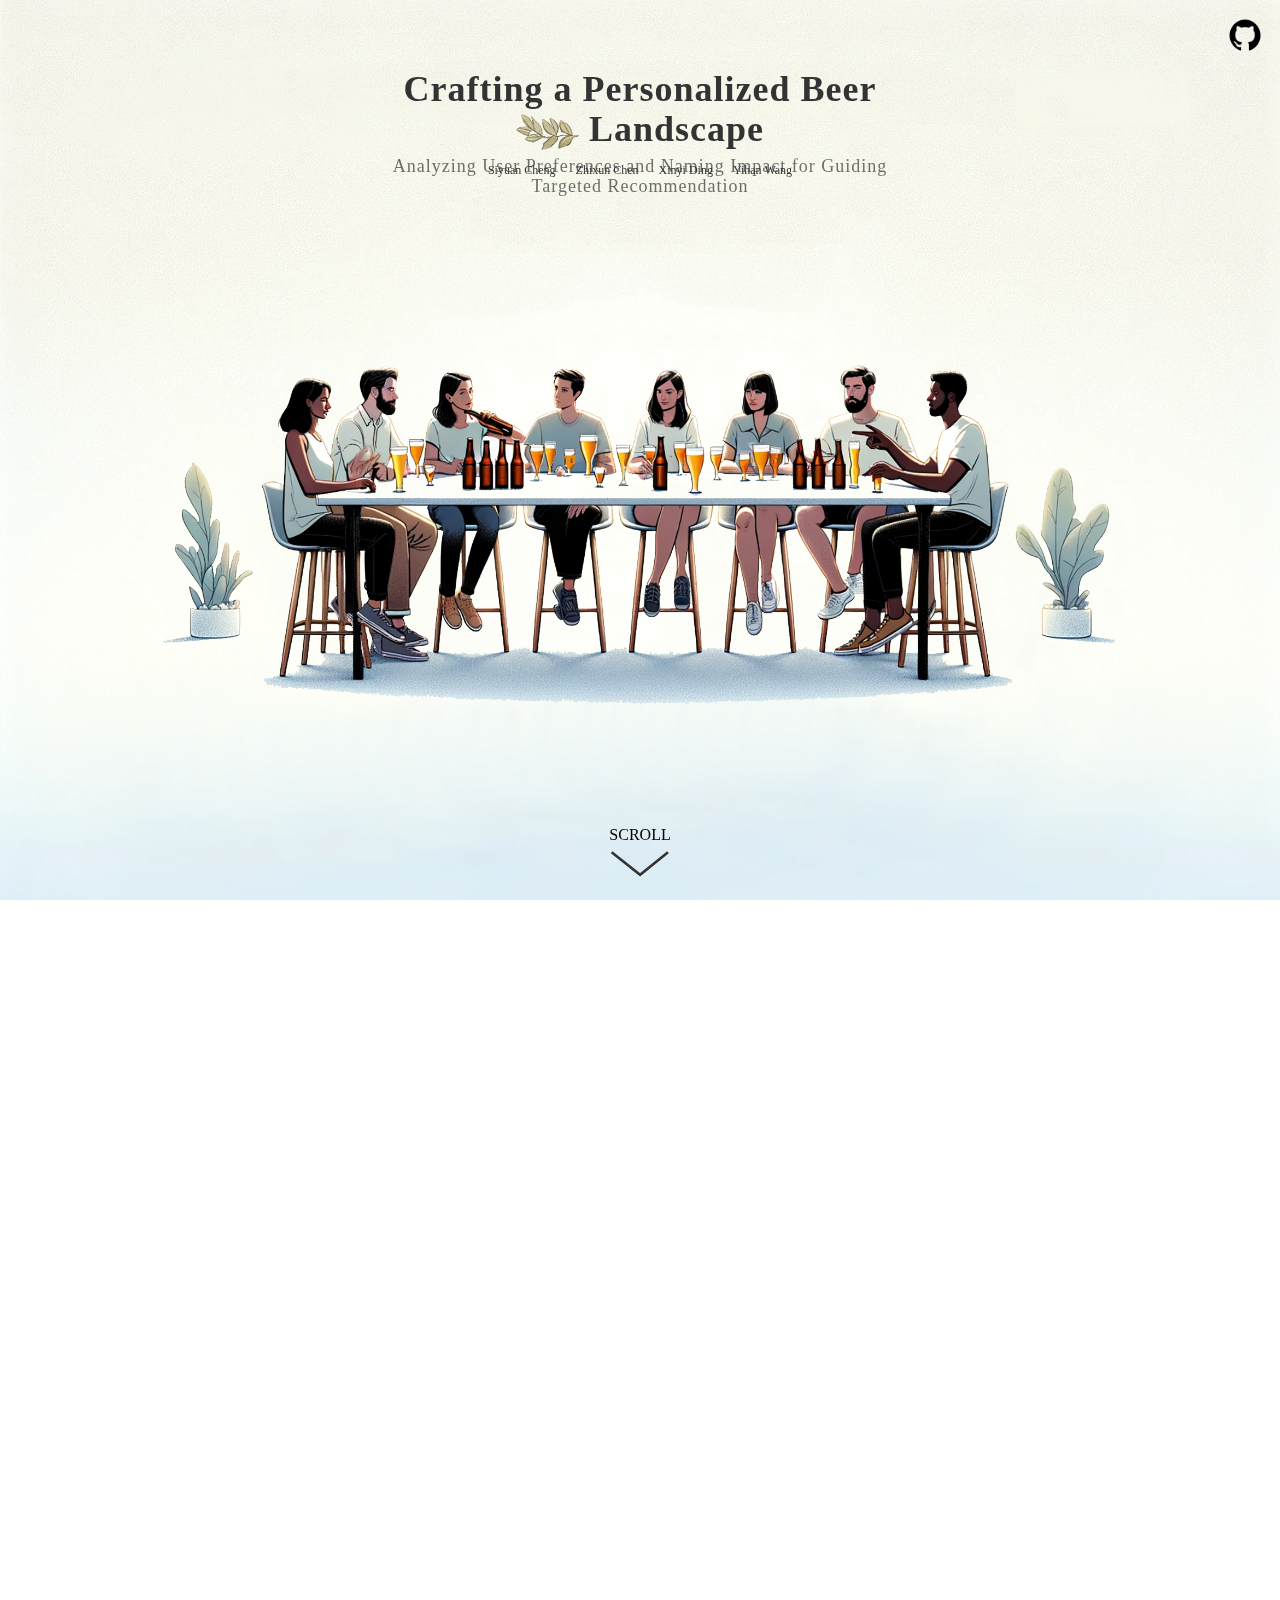
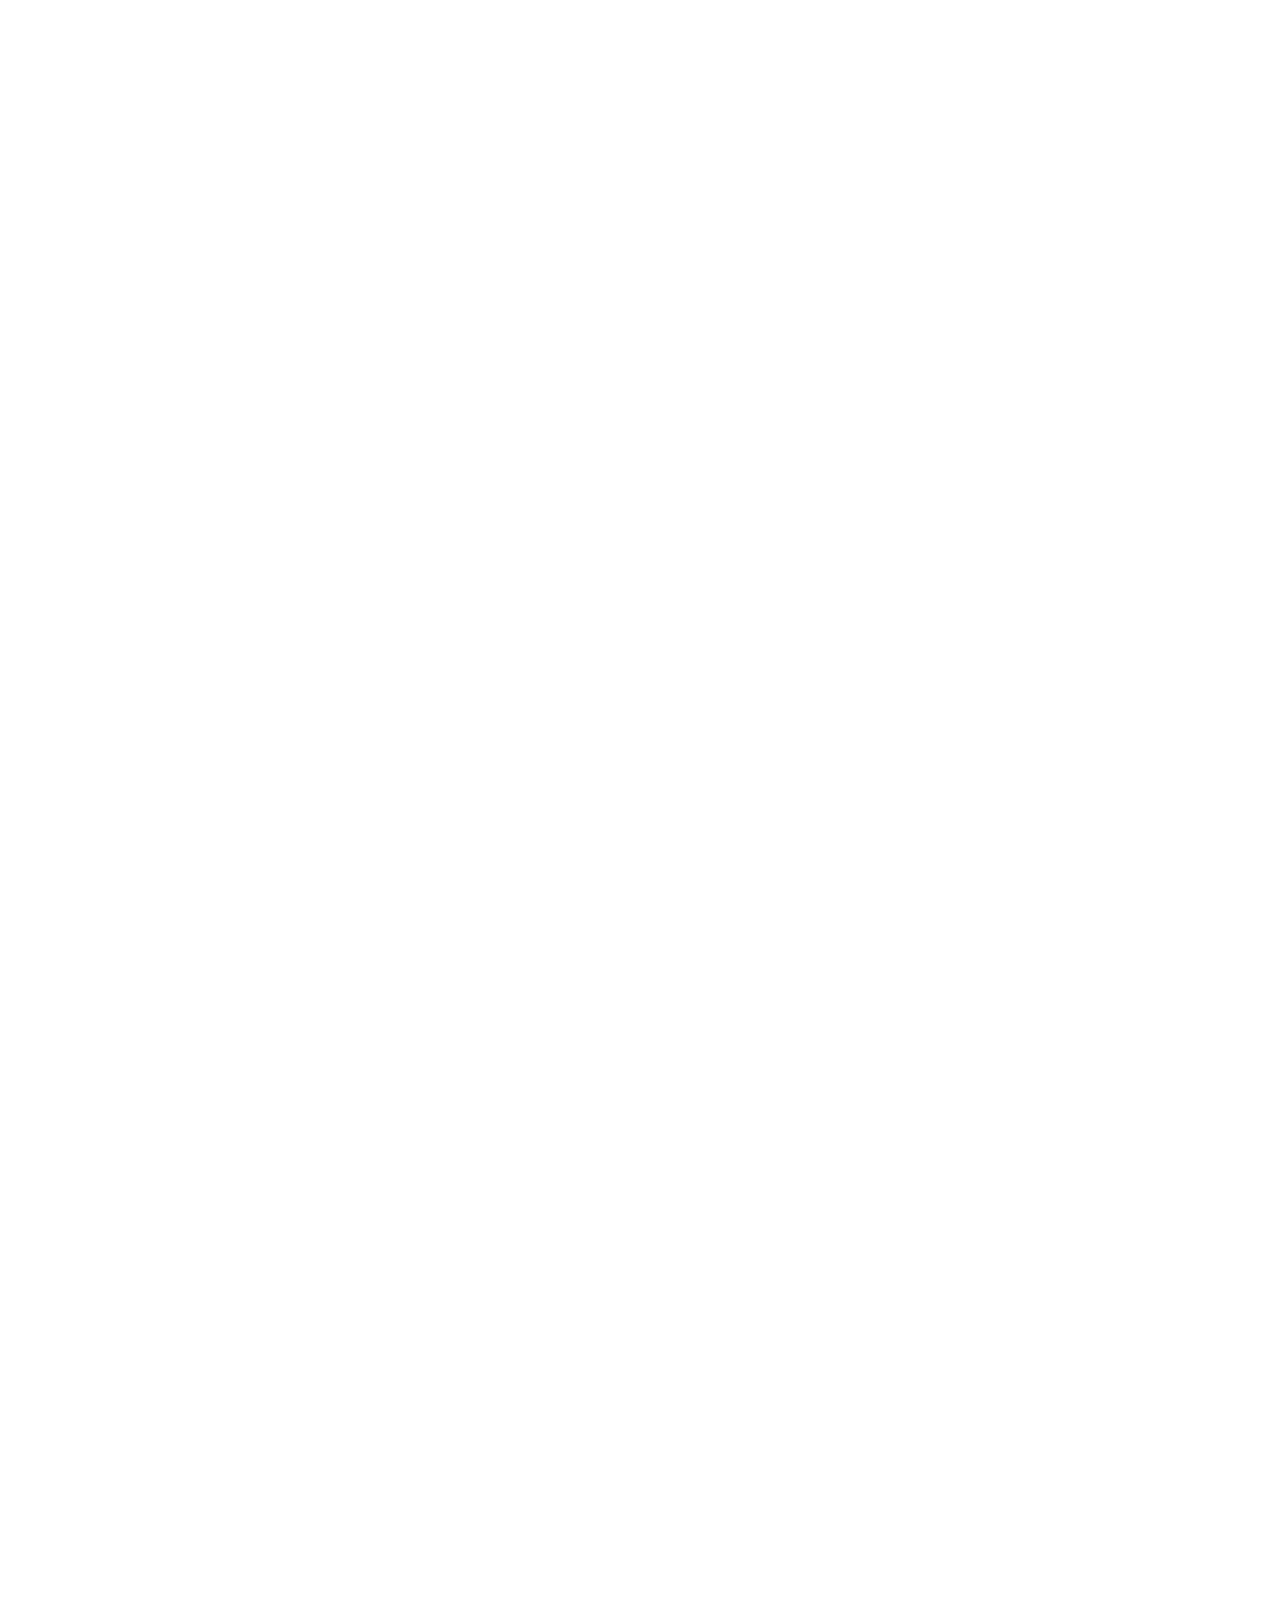
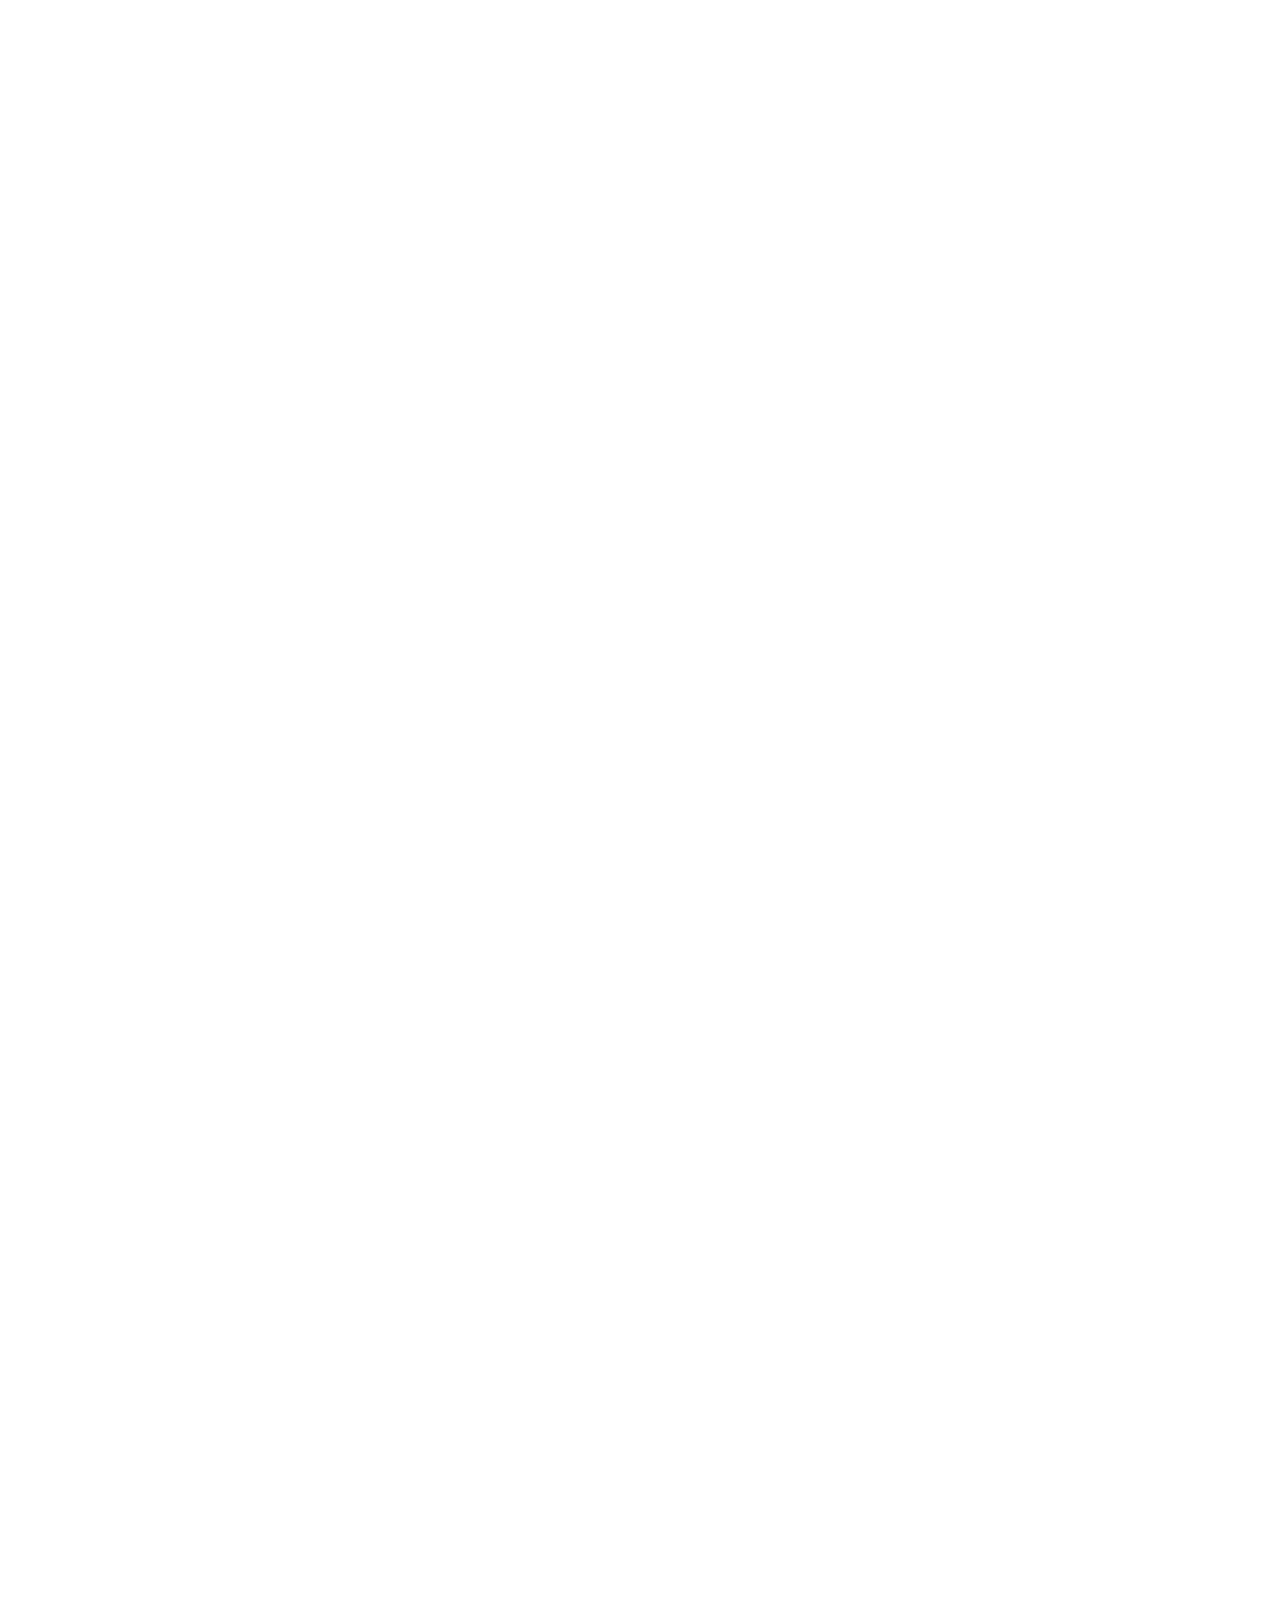
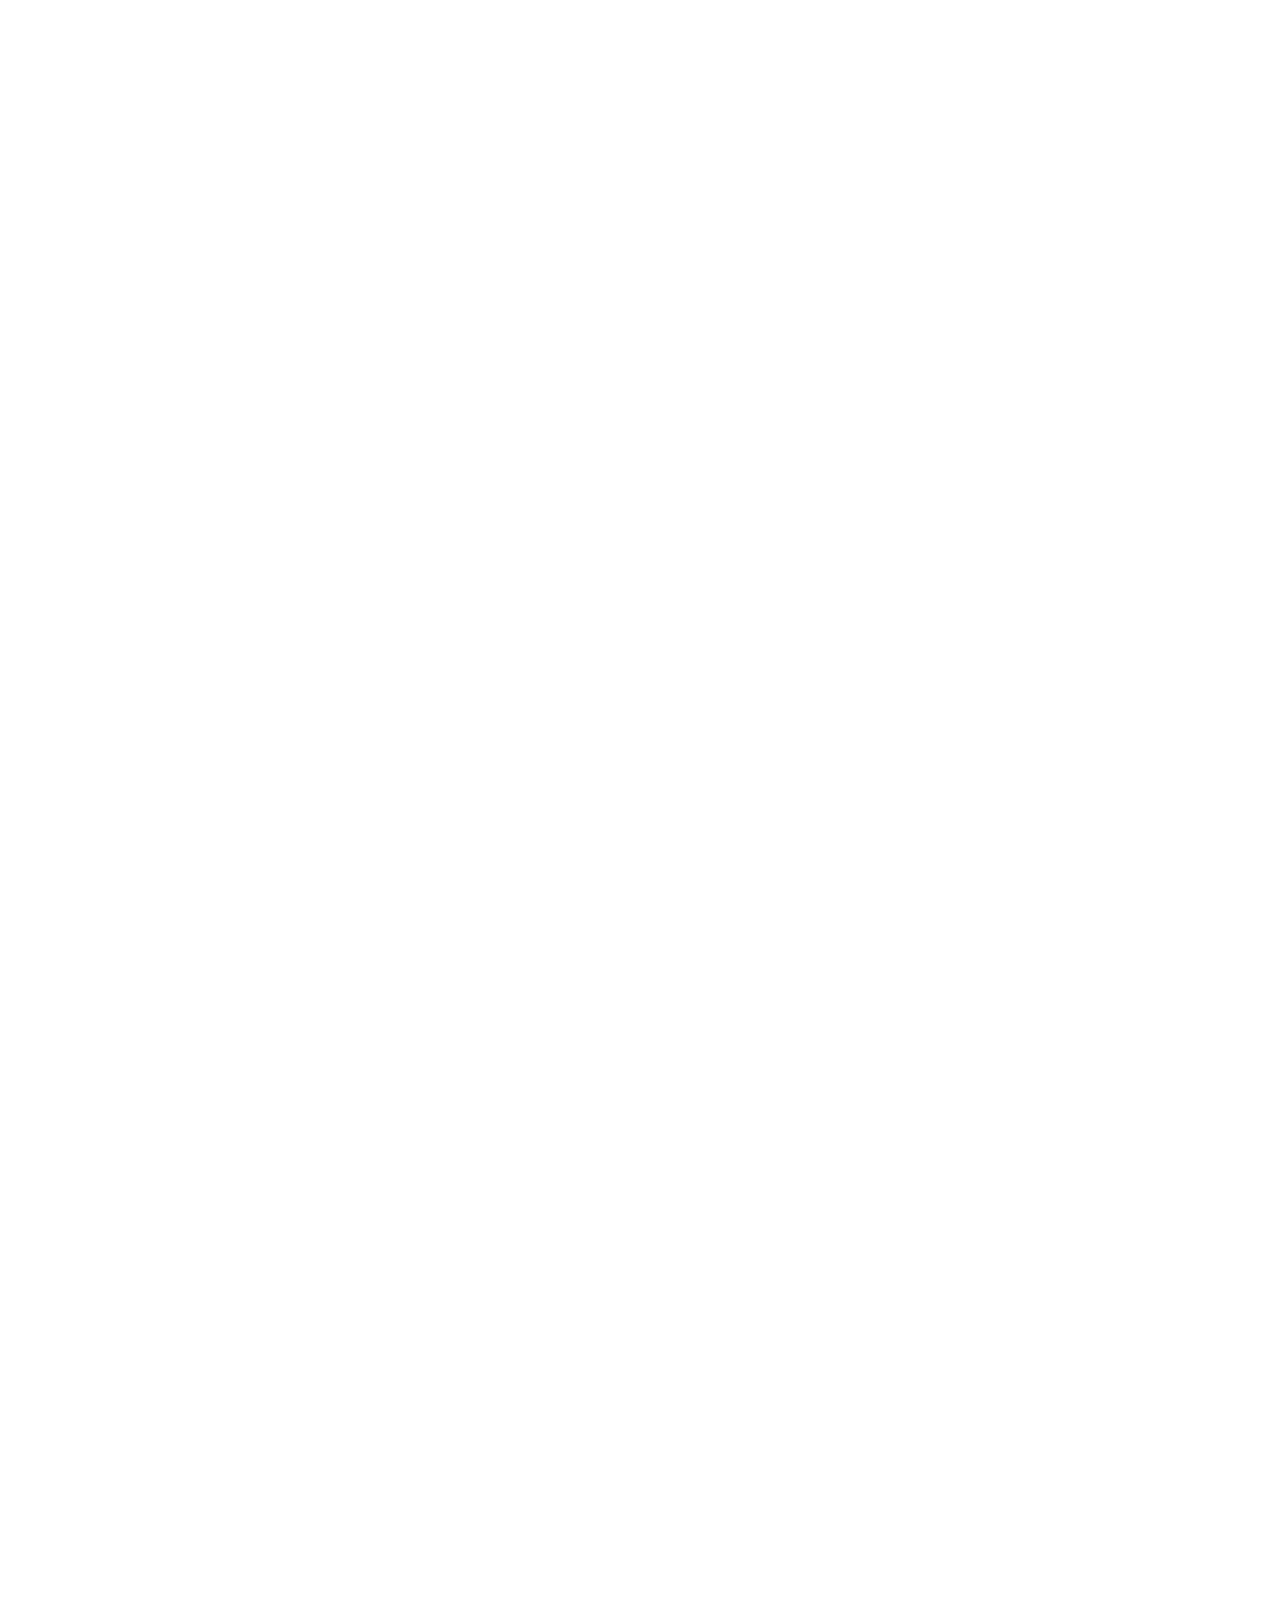
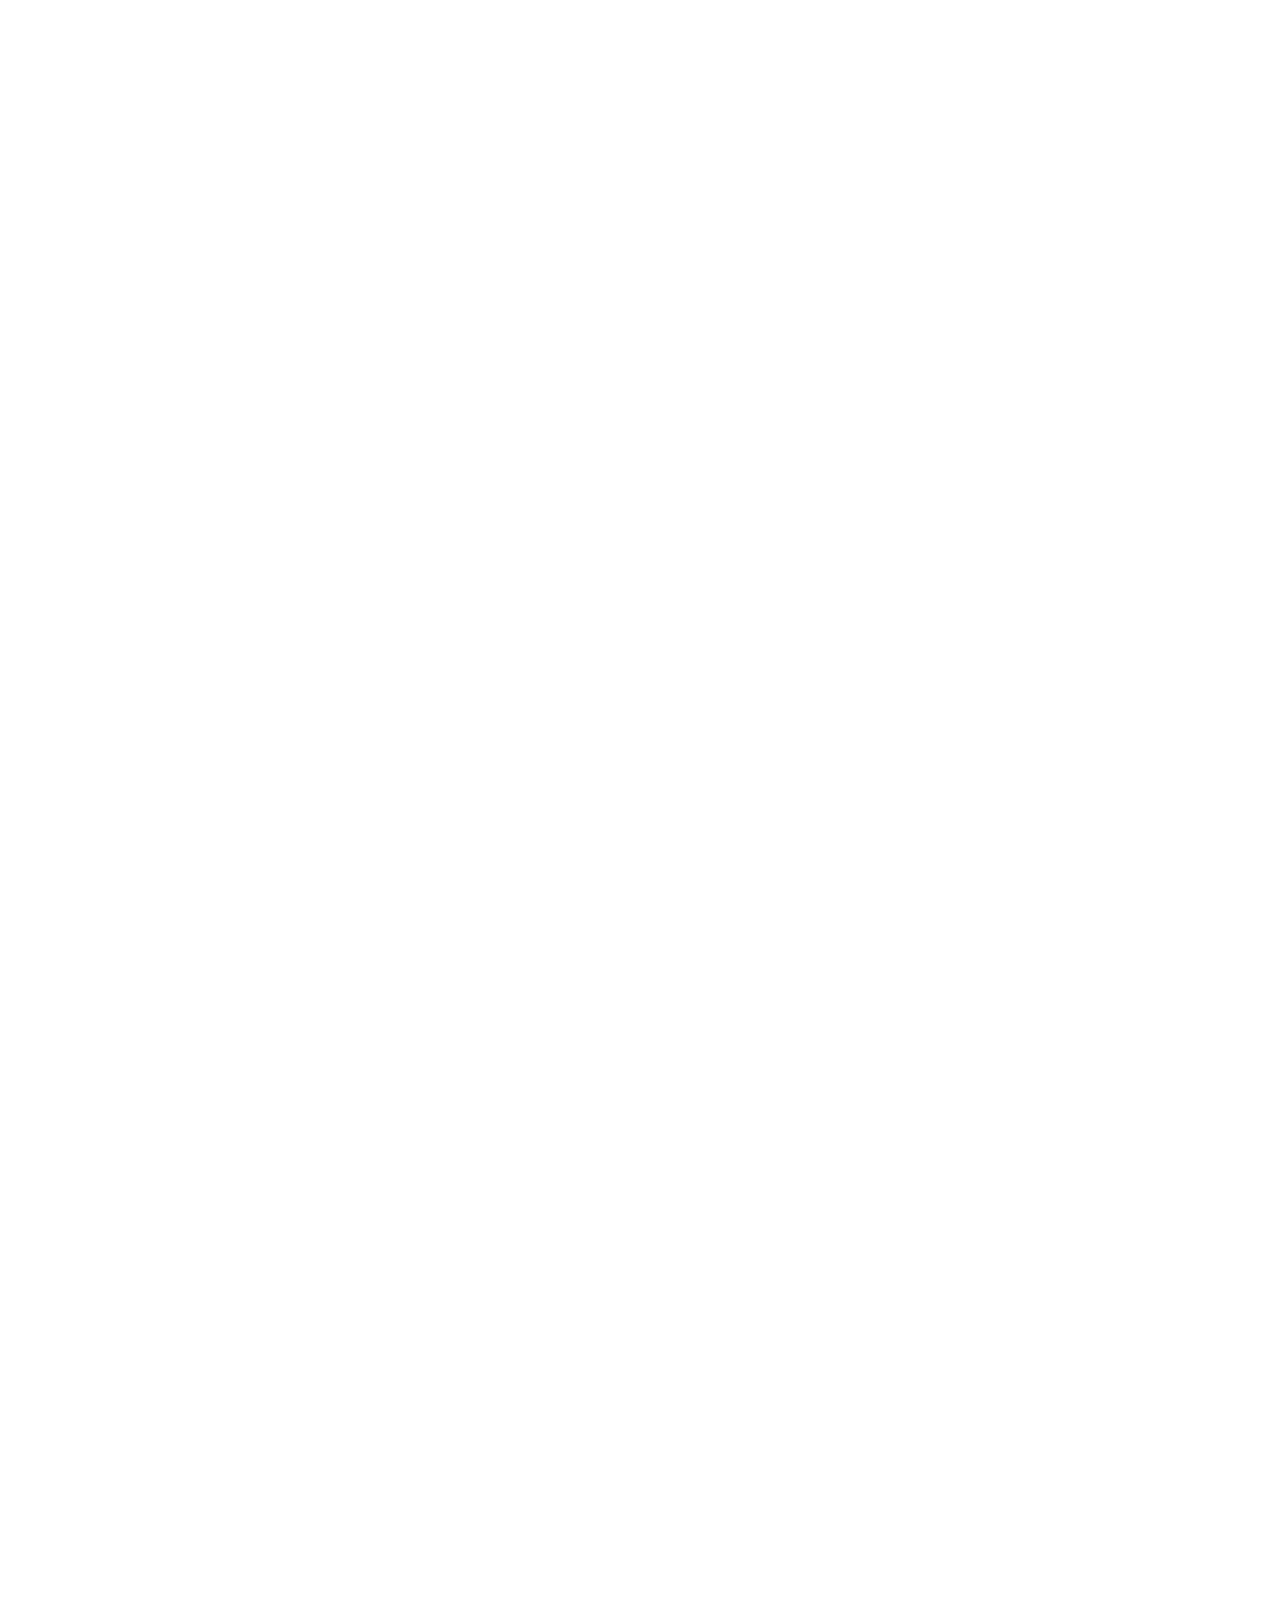
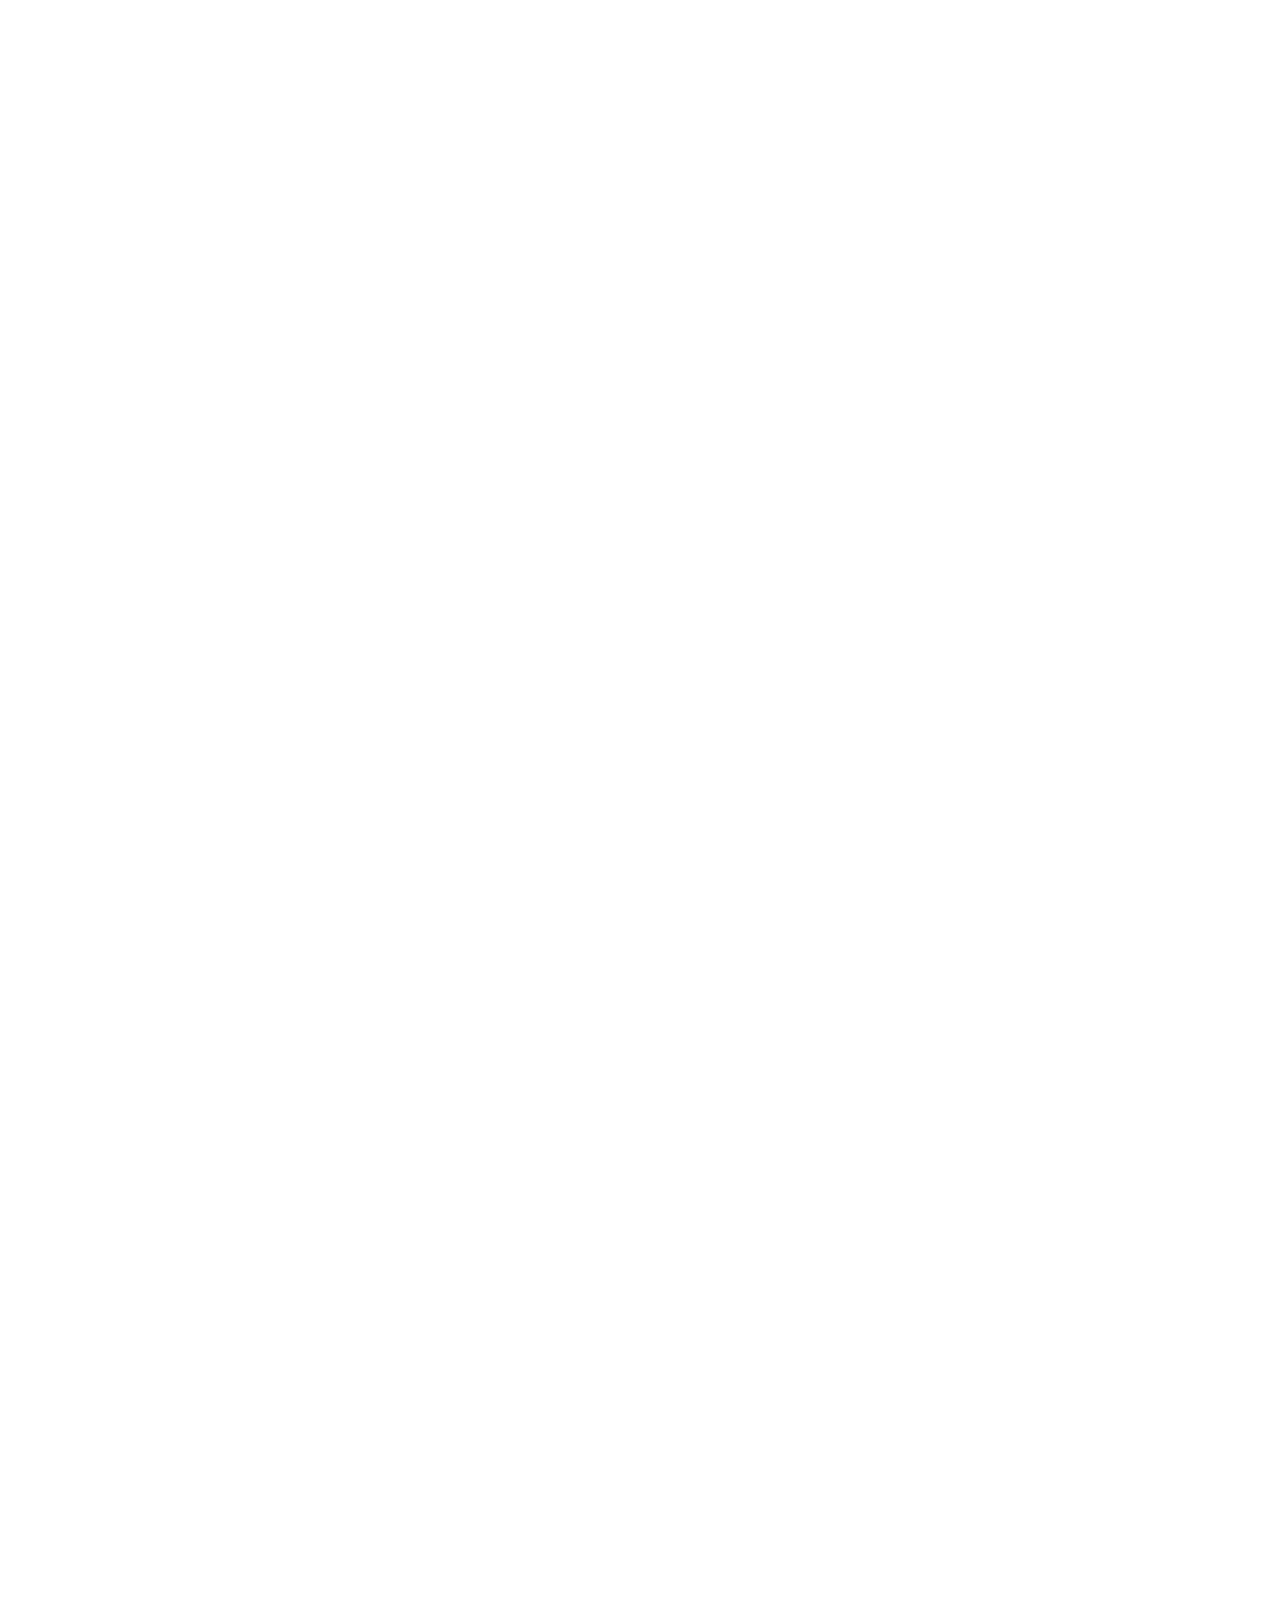
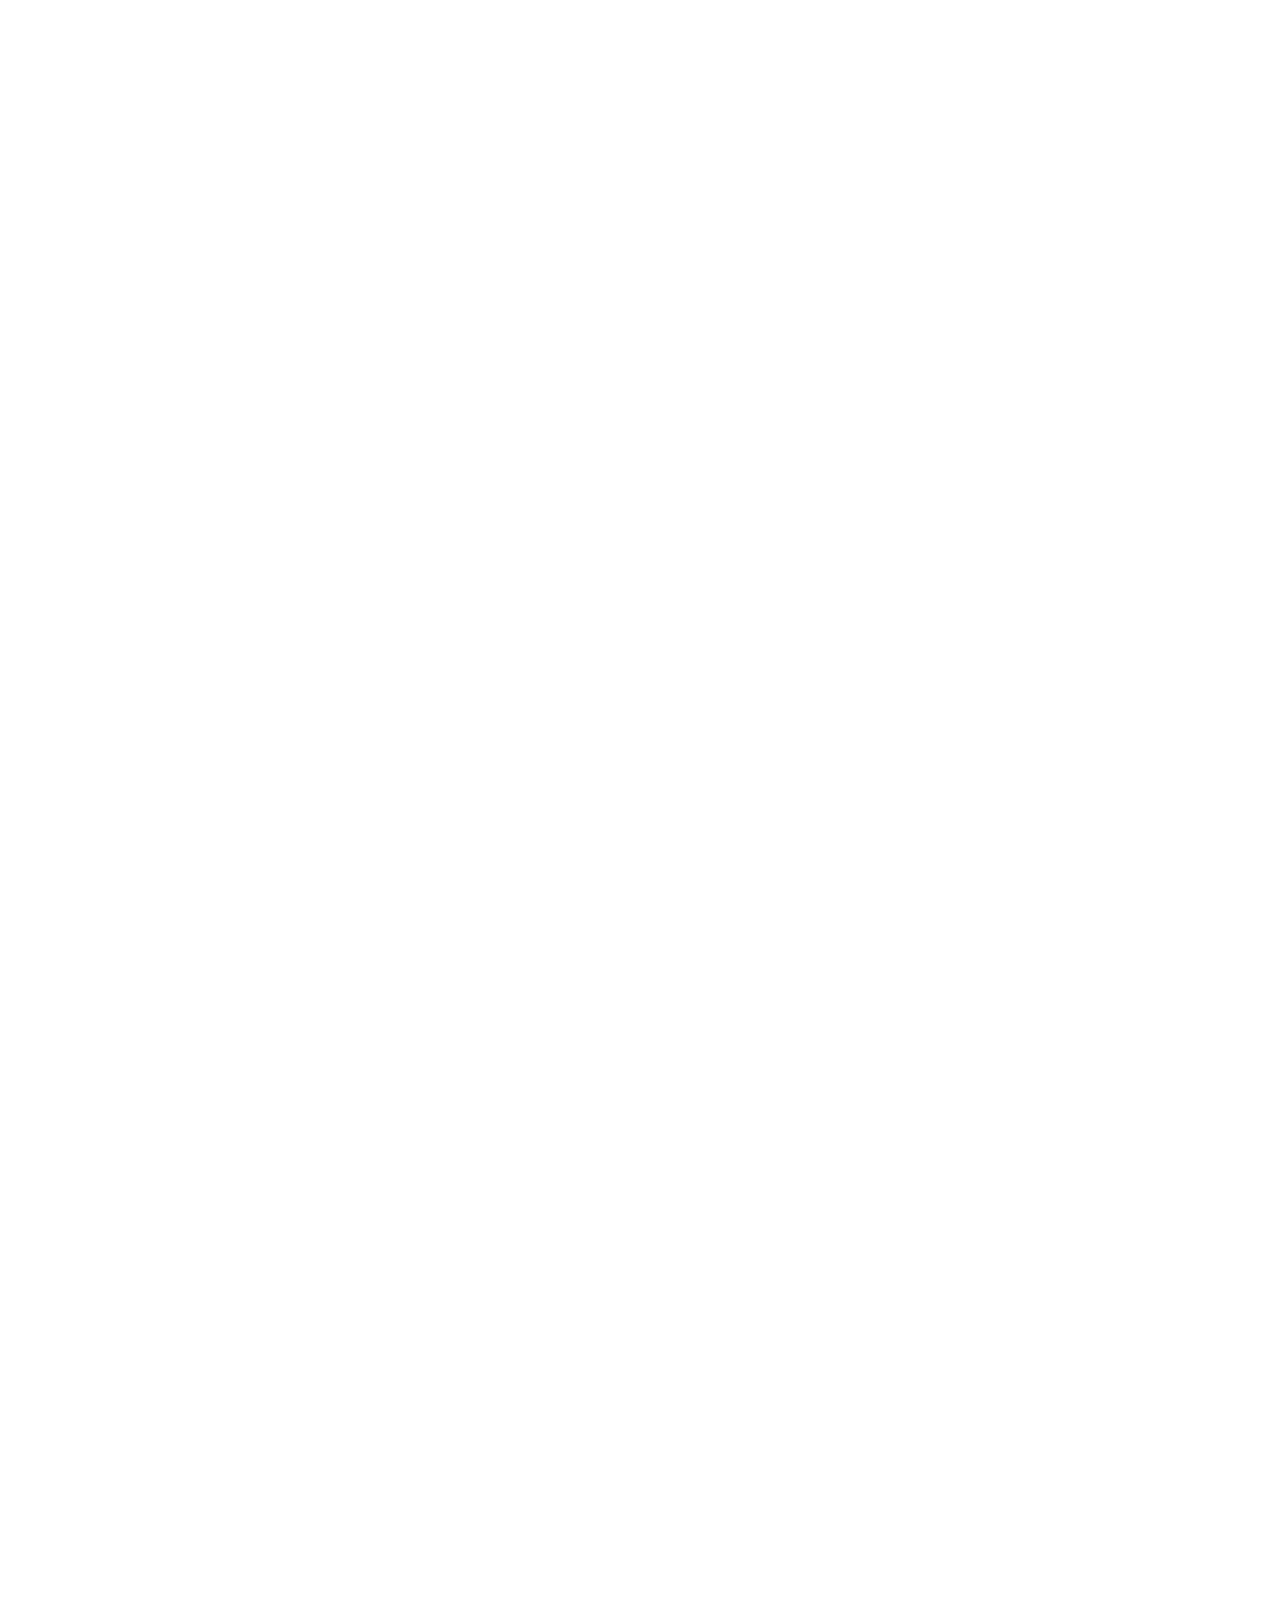
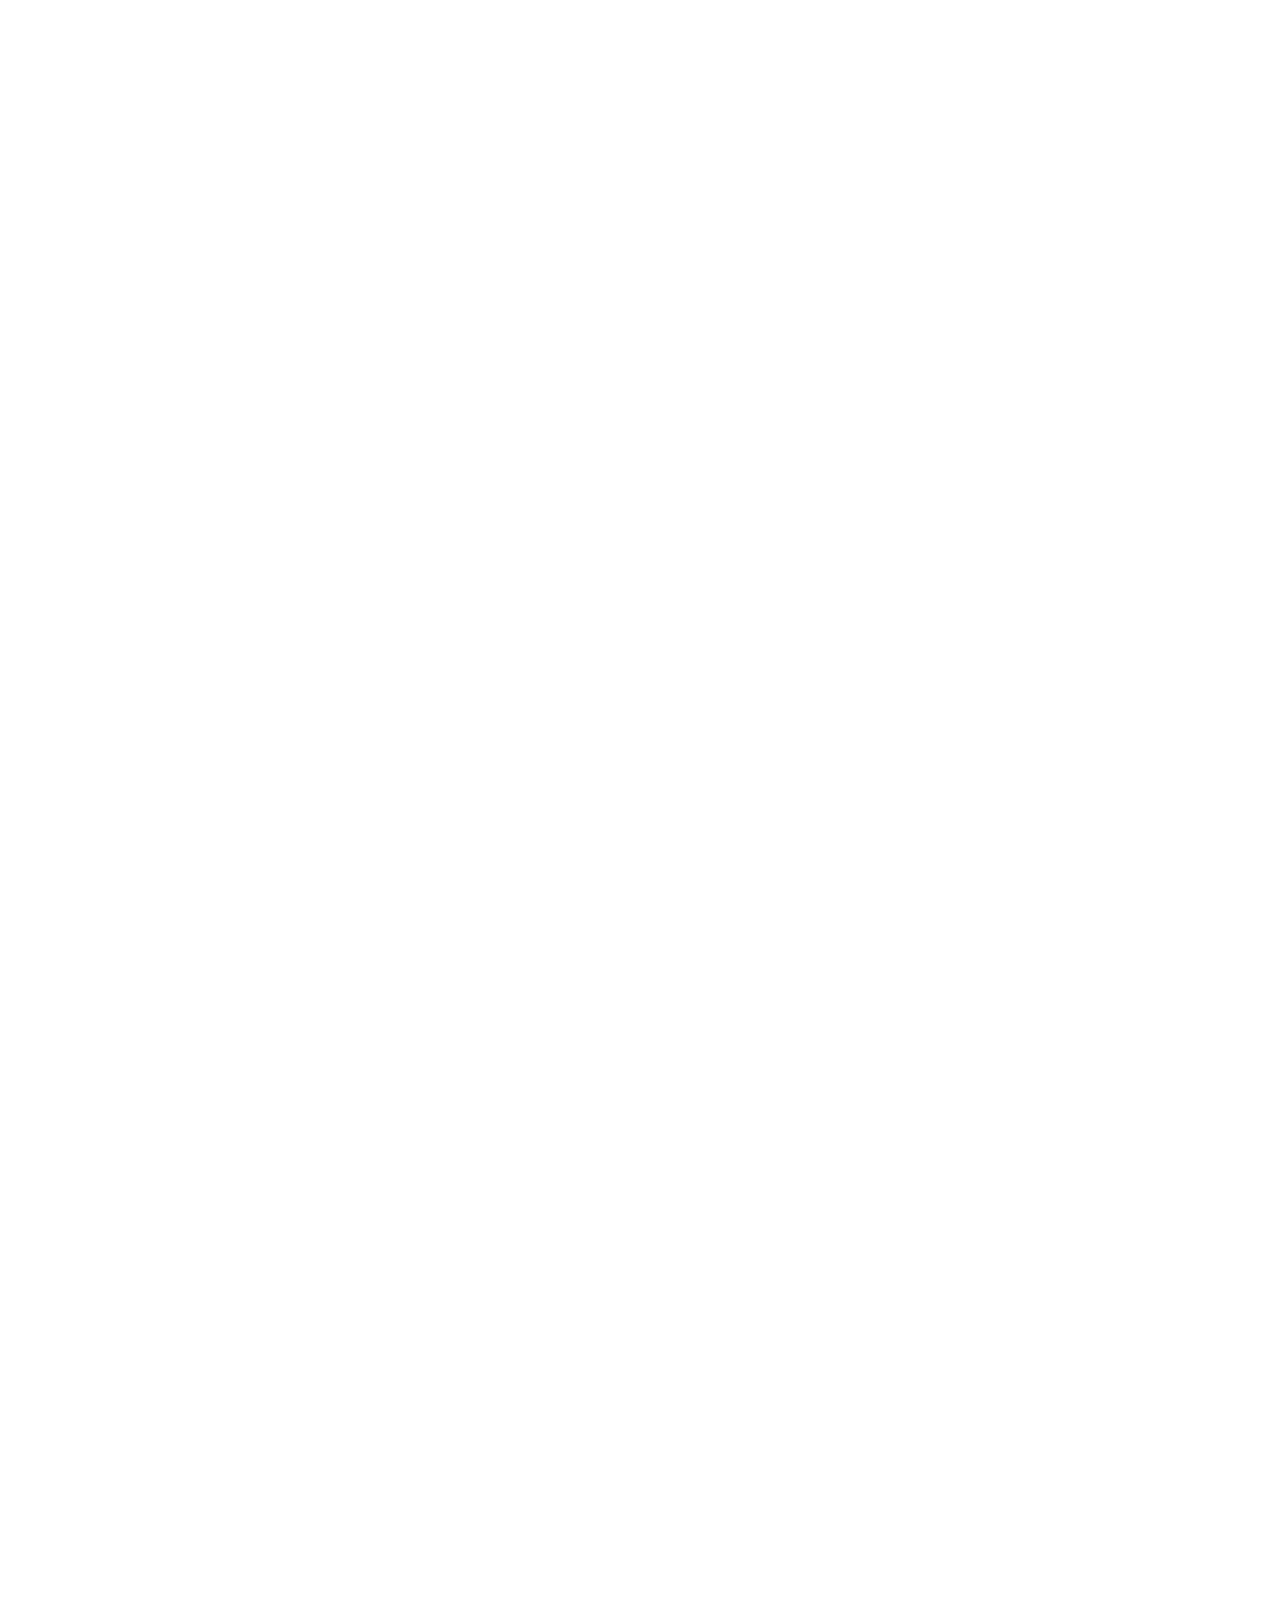
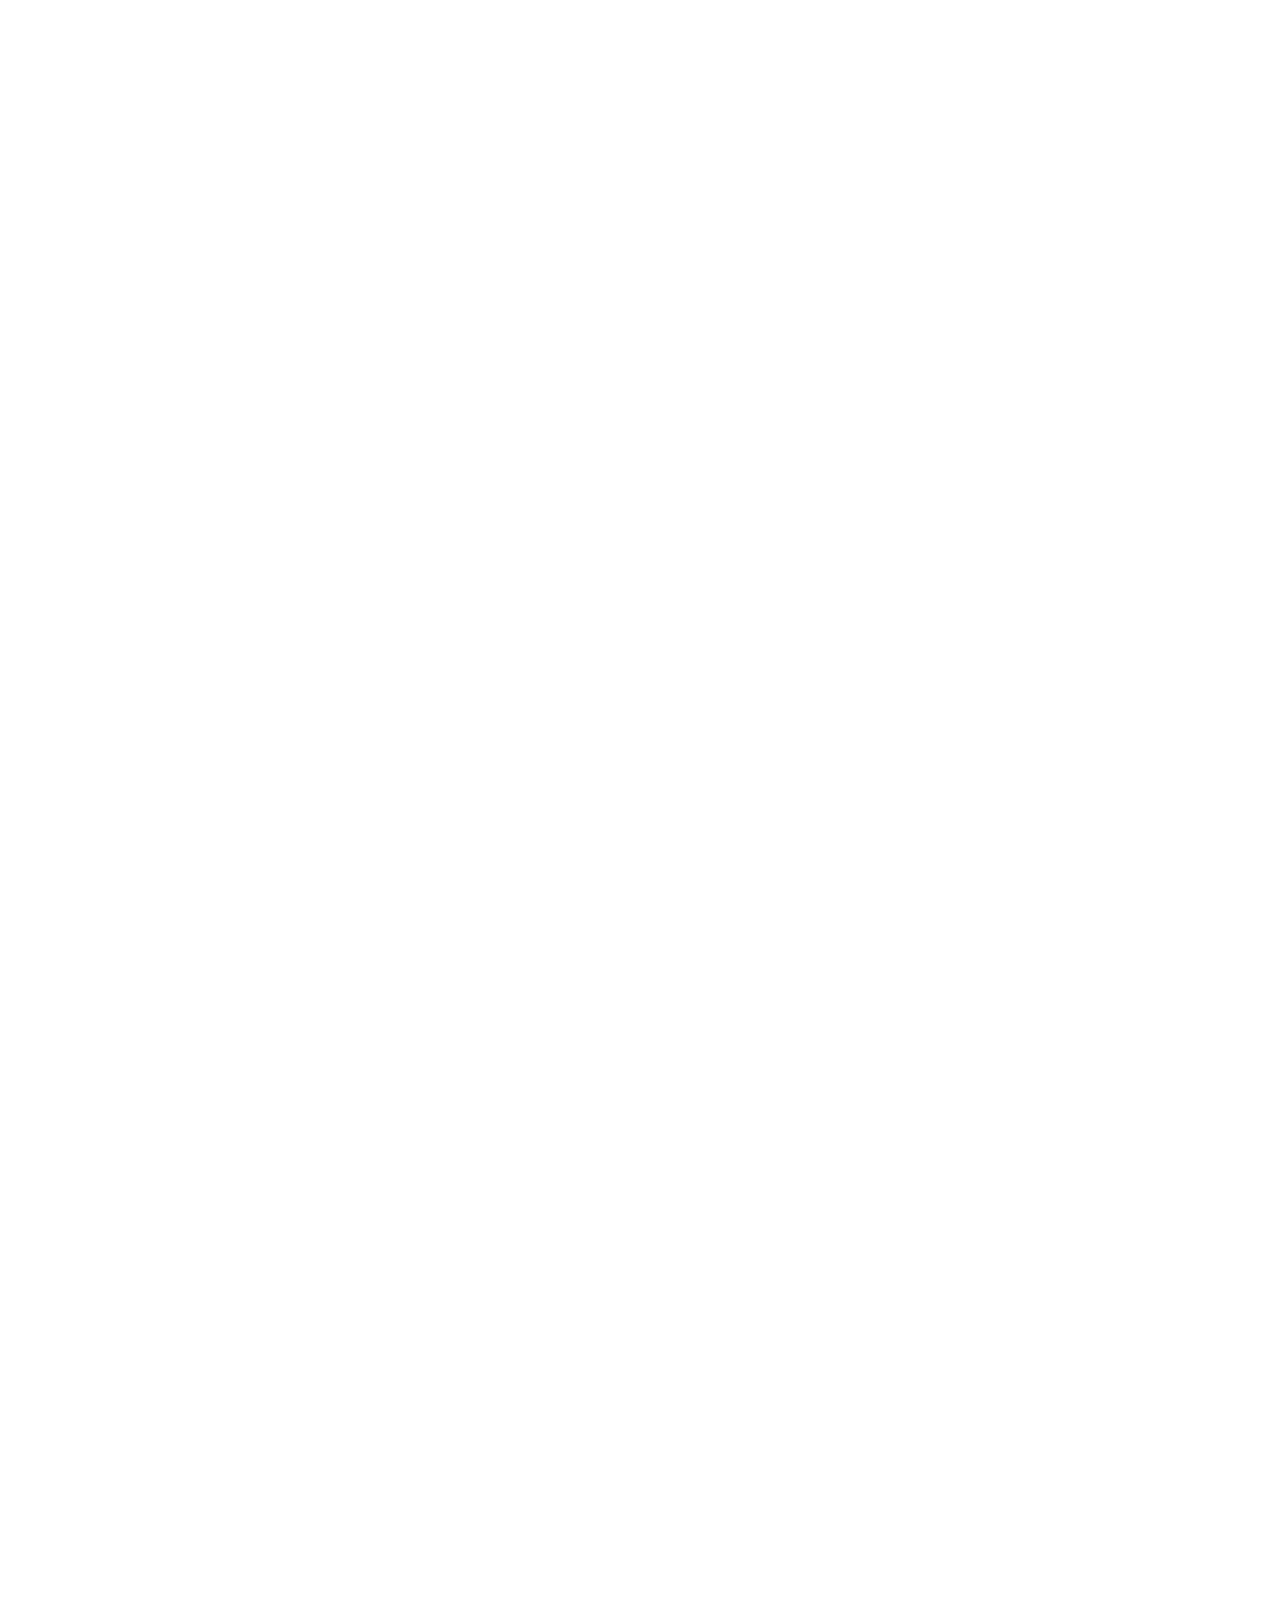
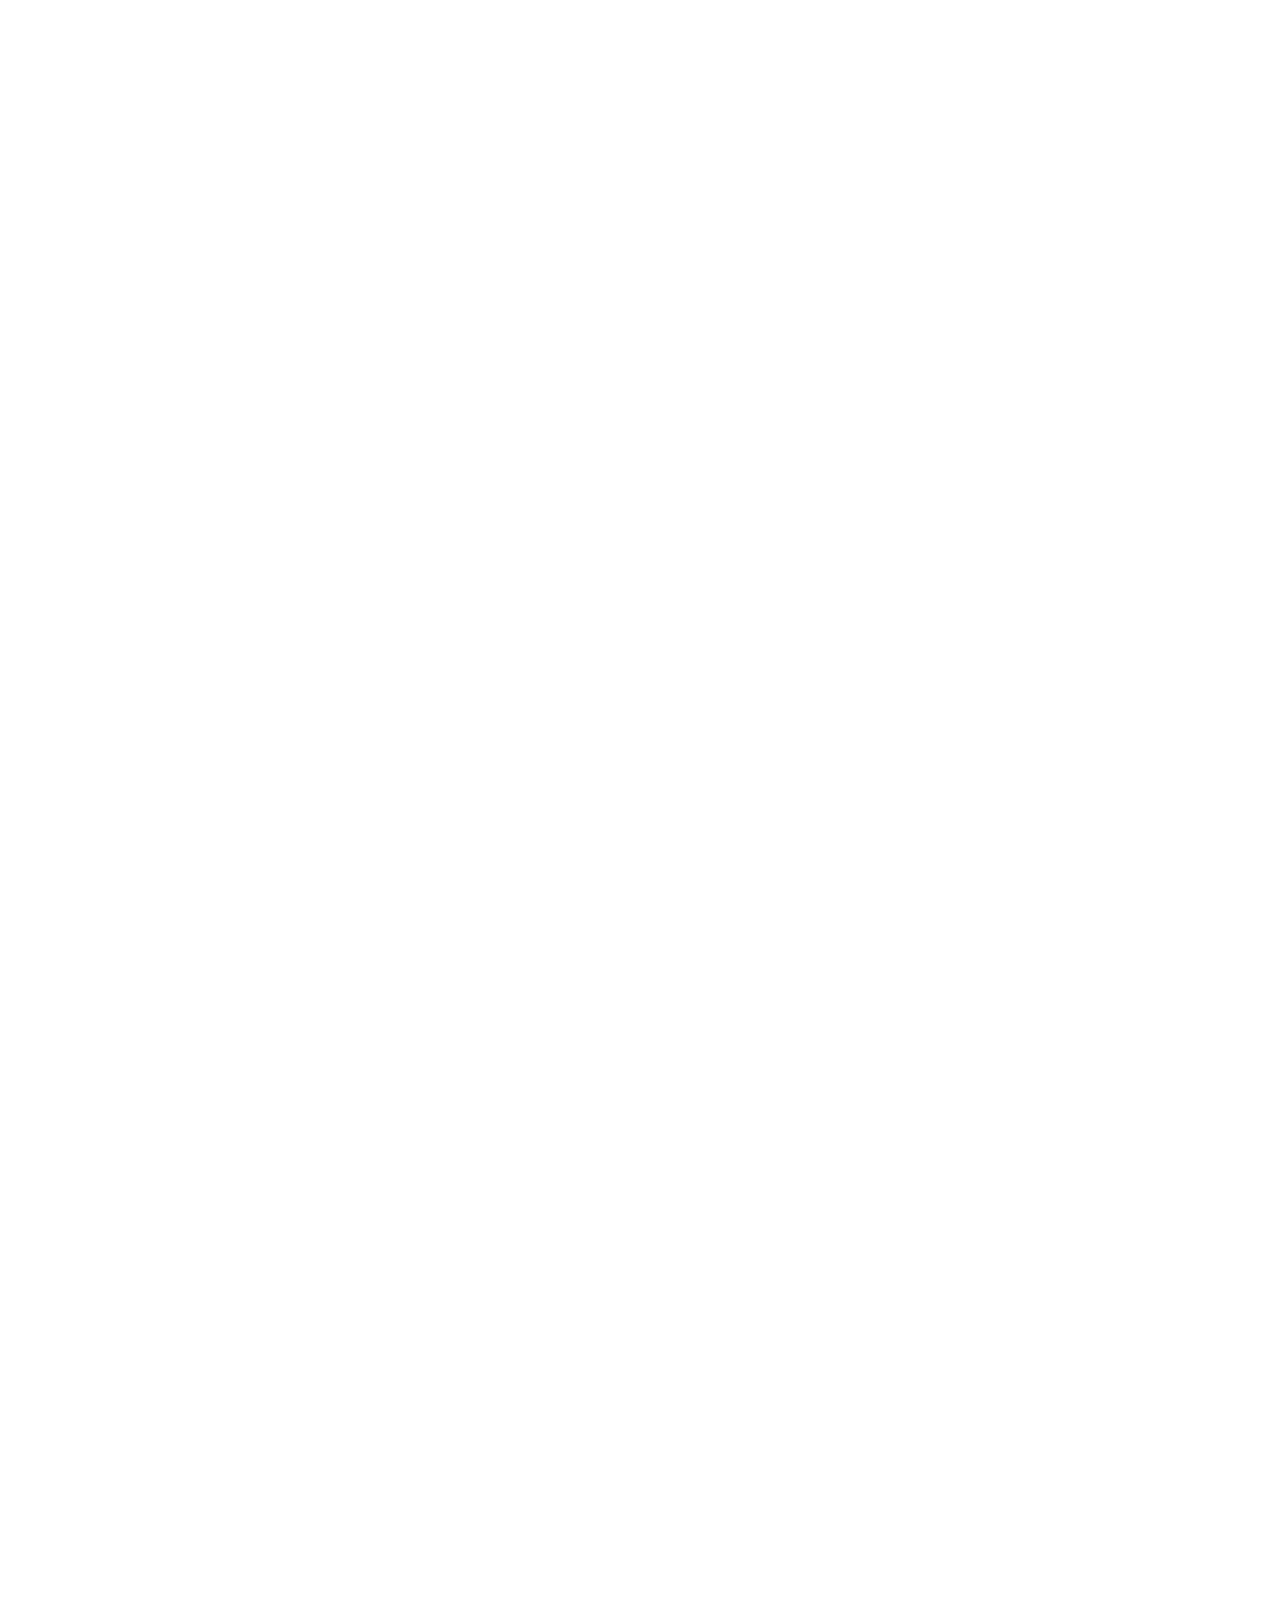
<file: index.html>
<!DOCTYPE html>
<html>

<head>
    <meta charset="utf-8">
    <meta name="viewport" content="width=device-width, initial-scale=1">
    <title>Crafting a Personalized Beer Landscape</title>
    <meta name="description" content="Analyzing User Preferences and Naming Impact for Guiding Targeted Recommendation">
    <link rel="stylesheet" type="text/css" href="css/style.css">
    <link rel="stylesheet" type="text/css" href="css/content.css">
    <script src="script/echarts.js"></script>
    <script src="https://ajax.googleapis.com/ajax/libs/jquery/3.5.1/jquery.min.js"></script>
    <script src="https://cdn.plot.ly/plotly-2.27.0.min.js" charset="utf-8"></script>
    <style>
        .spacing {
            height: 50px;
        }
    </style>
</head>

<body>
    <img src="img/bg.png" alt="background image" id="background-image">

    <div class="container">
        <h1 class="title" id="title">Crafting a Personalized Beer
            <img src="img/wheat.png" alt="Wheat Icon" class="inline-icon" /> Landscape
        </h1>
        <h2 class="title" id="sub-title">Analyzing User Preferences and Naming Impact for Guiding Targeted
            Recommendation</h2>
        <div id="names-list">
            <p class="name">Siyuan Cheng</p>
            <p class="name">Zhixun Chen</p>
            <p class="name">Xinyi Ding</p>
            <p class="name">Yihan Wang</p>
        </div>
        <img src="img/people.png" alt="people" id="main-image">
        <a href="https://github.com/epfl-ada/ada-2023-project-badanalysist" id="github-link">
            <img src="img/github-icon.png" alt="Github link" />
        </a>
        <div class="scroll-prompt">
            <p>SCROLL</p><img class="scroll-down" src="img/arrow-down.svg">
        </div>
        <div class="topic">
            <div class="box" id="topic1">Basic Statistics</div>
            <div class="box" id="topic2">Beer Style Similarities</div>
            <div class="box" id="topic3">Beer Popularity and Taste Preference</div>
            <div class="box" id="topic4">Beer Name, Beer Flavor</div>
            <div class="box" id="topic5">Let's Recommend!</div>
            <div class="box" id="topic6">Conclusion</div>
        </div>

        <!-- Edit Here -->
        <div class="content">
            <div class="intro" id="section0">
                <h3 class="slide-header">Introduction</h3>
                <p>
                    Embark on a journey into the secret world of beer with our project!
                    Dive deep into the trends and tastes of the beer world as we meticulously interpret vast datasets
                    from BeerAdvocate and RateBeer.
                    Our exploration uncovers not just the popularity of beer and the influence of naming on ratings,
                    but also delves into the similarities between styles. Utilizing methods like K-means clustering,
                    sentiment analysis, and word2vec, we analyze over a million beer ratings to
                    comprehensively define beer similarities.
                    From clustering regional preferences to exploring the sentiment and language in beer names,
                    and studying textual similarities between beer styles,
                    our project merges statistical methods with natural language processing techniques to offer a
                    multi-faceted view of the beer domain.
                    Our findings provide guidance for breweries and tailor recommendations for users,
                    considering not just popularity but also quality attributes and regional taste variations.
                    Join us on this fascinating journey of beer exploration!
                </p>
            </div>

            <!-- ALL -->
            <div class="content-section" id="section1">
                <div class="blurb" id="blurb1">
                    <h3 class="slide-header">Basic Statistics about the Beer Data</h3>
                    <p>
                        Our matched dataset, featuring 6,084 breweries and 45,640 beers from BeerAdvocate and RateBeer,
                        includes over 1.2 million ratings.
                        A 20-rating threshold refines this extensive dataset, optimizing processing speed and focusing
                        on frequently reviewed beers.
                        The matched data from both platforms ensures cross-platform consistency, enhancing our model's
                        reliability and quality,
                        making it ideal for developing a beer recommendation system.
                    </p>
                </div>
                <div class="analysis">
                    <h4>Distribution comparison of rating features between two websites</h4>
                    <p>
                        The histogram charts presented appear to compare the distribution of beer ratings between two
                        websites: RateBeer and BeerAdvocate.
                        The data has been cleaned to remove all NaN values and then standardized using min-max scaling
                        to ensure comparability across different rating scales.
                        The histograms are divided into five categories: alcohol by volume (abv), appearance, aroma,
                        palate, and taste.
                        From a visual analysis, we can see that the general trends between RateBeer and BeerAdvocate are
                        similar,
                        suggesting a level of agreement in the ratings of the matched data provided by users on both
                        platforms.
                        The most notable patterns are:
                    </p>
                    <ul>
                        <li><b>Palate:</b> The palate ratings show a more varied distribution, with RateBeer displaying
                            a bimodal distribution, suggesting two common ratings at which beers are evaluated, whereas
                            BeerAdvocate's distribution is more right-skewed.</li>
                        <li><b>Taste:</b> Taste ratings are crucial, and here both sites show a right-skewed
                            distribution, indicating a tendency towards higher ratings for taste.</li>
                        <li><b>ABV:</b> The distribution for ABV appears to be left-skewed for both RateBeer and
                            BeerAdvocate, indicating that most beers have a lower alcohol content.</li>
                        <li><b>Appearance:</b> Both sites show a high frequency of beers with higher appearance ratings,
                            with a sharp peak at the high end of the scale.</li>
                        <li><b>Aroma:</b> The distributions for aroma ratings are quite similar between the two sites,
                            with a slight right skew, suggesting that users generally rate the aroma of beers
                            positively.</li>
                    </ul>
                    <div id="rate-dist" class="plotly-chart"></div>
                    <div class="spacing"></div>

                    <h4>Beer feature and score correlations of the two websites</h4>
                    <p>For RateBeer:</p>
                    <ul>
                        <li>There is a moderate to strong positive correlation between taste and aroma, which is the
                            highest correlation observed (0.74).</li>
                        <li>Appearance has a moderate positive correlation with palate (0.44) and taste (0.40).</li>
                        <li>ABV has the lowest correlations with other features, suggesting that the alcohol content
                            does not strongly influence how users rate the other attributes of the beer.</li>
                    </ul>
                    <p>For BeerAdvocate:</p>
                    <ul>
                        <li>The correlations are generally higher compared to RateBeer, indicating a stronger
                            relationship between the features on this platform.</li>
                        <li>Taste and aroma again have a strong positive correlation (0.76), which is consistent with
                            RateBeer's ratings.</li>
                        <li>Appearance has a strong correlation with both palate (0.56) and taste (0.52), which is
                            somewhat stronger than on RateBeer.</li>
                    </ul>
                    <p>
                        Overall, this heatmap suggests that certain attributes of beer, such as taste and aroma,
                        are consistently perceived as related by users of both RateBeer and BeerAdvocate.
                        The strength of the correlations varies slightly between the two platforms, but the general
                        pattern remains the same,
                        indicating similar rating behaviors among the users.
                        This information can be particularly useful for brewers and marketers to understand what
                        characteristics of beer are
                        most influential in consumer ratings and perception.
                    </p>
                    <div class="heatmap-container">
                        <div id="heatmap1"></div>
                        <div id="heatmap2"></div>
                    </div>
                    <div class="spacing"></div>

                    <h4>Percentages about beer styles</h4>
                    <p>
                        The pie chart visualizes the popularity of various beer styles within our dataset, which
                        includes 104 different styles. The pie chart lists first twelve beer styles which take up most
                        of percentage in the dataset.
                        "American IPA" is the most popular listed style, making up 12.1% of the dataset. This suggests
                        that it's a prevalent style among beer varieties in your dataset.
                        The next three styles in descending order of popularity are "American Pale Ale (APA)" at 6.77%,
                        "Saison / Farmhouse Ale" at 5.89%, and "American Double / Imperial IPA" at 4.99%.
                        These styles are evidently popular and significantly represented. The smaller slices, such as
                        "Belgian Pale Ale" at 1.88%, indicate less common styles within the dataset
                        <br>
                        <br>
                        It's important to note that while a smaller percentage does not necessarily mean a style is
                        unpopular globally, it does reflect its frequency within this specific collection of data.
                        The pie chart effectively highlights the diversity within the beer styles and indicates which
                        styles are most commonly represented in our dataset.
                        This can be useful for understanding consumer preferences, production trends, or for making
                        decisions about what beers to feature if the dataset reflects a particular market or beer
                        selection.
                    </p>
                    <div id="style-pgt" class="plotly-chart"></div>
                    <div class="spacing"></div>

                    <h4>Locations of Users and Breweries</h4>
                    <p>
                        There are 61 countries besides US in the dataset. There are 658 users and 4,323 breweries
                        located outside of the United States.
                        This indicates a significantly higher number of breweries compared to the number of users in
                        these regions.
                        It suggests that while there is a substantial brewing industry outside the US, the user base
                        (who might be rating or using the dataset) is smaller in number.
                        <br>
                        <br>
                        There are 2,683 users and 3,958 breweries located in the United States. The number of users is
                        considerably higher in the US compared to non-US countries.
                        Additionally, the number of breweries in the US is slightly lower than in non-US countries.
                        This could reflect a higher engagement level with the beer rating or dataset usage among US
                        users,
                        or it could indicate a more significant interest in the diverse range of beer styles available
                        in the US.
                        <br>
                        <br>
                        The data reflects a robust international brewing industry, yet user engagement with this dataset
                        is more pronounced in the US.
                        This higher activity among American users could explain the predominance of American beer styles
                        in the data.
                        Although the number of breweries is comparable in the US and non-US countries, the user
                        distribution suggests a dataset potentially skewed towards a US-centric audience.
                    </p>
                    <div id="user-brewery-location" class="plotly-chart"></div>
                </div>
            </div>

            <!-- Xinyi -->
            <div class="content-section" id="section2">
                <div class="blurb" id="blurb2">
                    <h3 class="slide-header">Beer Style Similarities</h3>
                    <p>Calculating the "distance" between different beer styles based on their textual descriptions
                        involves using text similarity measures that can quantify how close or different the
                        descriptions are.</p>
                </div>
                <div class="analysis">
                    <p>
                        We intend to calculate the similarity between beer styles, which are relatively abstract and not
                        indicative of specific flavors.
                        To address this, we have sourced detailed descriptions of beer characteristics from other
                        websites. These descriptions cover the following aspects:
                        Color, Clarity, Perceived Malt Aroma & Flavor, Perceived Hop Aroma & Flavor, Perceived
                        Bitterness, Fermentation Characteristics, Body, Alcohol by Volume (ABV),
                        International Bitterness Units (IBU), and Standard Reference Method (SRM) for color.
                        <br>
                        <br>
                        The selection of these dimensions to describe beer styles is deliberate, as they represent key
                        aspects of a beer's sensory and chemical properties,
                        which typically influence consumer preferences and choices. Among these, Alcohol_ABV,
                        Bitterness_IBU, and Color_SRM are specific numerical ranges,
                        while the others are textual descriptions. For the numarical ranges, we combine its mean value
                        and its ranges to calculate similarities.
                        For the textual parts, we compute similarity using word2vec to quantify the likeness between
                        descriptors.
                        Finally, we combine the numerical values and textual vectors to represent the flavor profile of
                        a beer style.
                        <br>
                        <br>
                    </p>
                    <h4>Table for a subset beer style similarities</h4>
                    <p>In the dataset, there are 104 beer styles with full explanation for their beer styles. Here we
                        select 5 beer styles to analyze the similarity
                        results</p>
                    <div id="similarity-table" class="plotly-chart"></div>
                    <h4>Analysis for a subset beer style similarities</h4>
                    <p>
                        <b>English Brown Ale and American Brown Ale</b> show the highest similarity (0.99),
                        which is consistent with their close characteristics in terms of color (SRM values are
                        overlapping),
                        alcohol content (ABV), and malt flavor profiles,
                        even though the American Brown Ale tends to have a higher bitterness (IBU) and more varied body.
                        <br>
                        <br>
                        <b>Smoked Beer</b> is markedly different from the other beer styles, as indicated by its lower
                        similarity scores across the board (e.g., 0.55 with English Brown Ale).
                        This is due to its broad range in every category, particularly the color (1-100 SRM) and
                        bitterness (1-120 IBU), and the fact that the other sensory characteristics are variable.
                        <br>
                        <br>
                        <b>American Pale Lager</b> has moderate similarity with the American IPA (0.87) despite having a
                        much lighter color (2-4 SRM compared to 6-12 SRM) and lower bitterness (5-19 IBU compared to
                        50-70 IBU).
                        It shares a similar range of alcohol content with the IPAs, which may account for some of the
                        similarity.
                        <br>
                        <br>
                        <b>American IPA</b> shows high similarity with the American Brown Ale (0.98), likely due to
                        shared hop flavor characteristics and a similar range in alcohol content.
                        However, the American IPA is distinct in its higher bitterness and the specific hop flavors it
                        presents, such as floral, citrus-like, and piney notes, which contribute to its uniqueness.
                    </p>
                    <div id='similarity-heatmap' class="plotly-chart"></div>
                </div>
            </div>

            <!-- Siyuan -->
            <div class="content-section" id="section3">
                <div class="blurb" id="blurb3">
                    <h3 class="slide-header">Beer Popularity and Taste Preference</h3>
                    <p>
                        The beer was clustered based on ABV and several detailed ratings to investigate the similarity
                        patterns among different beers.
                    </p>
                </div>
                <div class="analysis">
                    <p>
                        The quantitative features 'ABV', 'Appearance', 'Aroma', 'Palate', and 'Taste' are utilized in
                        this section. To mitigate the impact of ABV data's scale and distribution, it is divided into
                        five intervals and values are reassigned. To better identify different types of beer, we aim to
                        classify beers based on the relative relationships across various features. Therefore, we have
                        chosen to explore this using k-means clustering based on cosine distance.
                        <br>
                        After careful selection of the optimal number of clusters using regression methods and
                        incorporating the clustering results, the beers in our dataset have been divided into five
                        distinct categories. We have analyzed and plotted the cluster centroids to represent the
                        overarching characteristics of all the beers within each cluster. (All ratings have been
                        normalized to a scale ranging from 0 to 1.)
                    </p>
                    <div id="radarChart" class="plotly-chart"></div>
                    <p>
                        From the radar charts, we can intuitively deduce that the alcohol by volume (ABV) level does not
                        significantly impact the overall evaluation of beer, provided other features are well-balanced.
                        Conversely, a beer's appearance and ABV level are not sufficient to compensate for poor taste
                        and aroma. This suggests that while ABV and appearance contribute to a beer's appeal, taste and
                        aroma are critical factors in determining its overall quality and reception. This observation is
                        in line with the results obtained from ridge regression in each cluster.
                    </p>
                    <br>
                    <p>
                        By implementing ridge regression on each cluster, we generate a feature importance map based on
                        the coefficients of features. These maps consistently highlight taste and aroma as the most
                        influential
                        factors in customer preferences across all clusters, while the third most significant
                        feature tends to oscillates between palate and appearance. Meanwhile, attributes like ABV level
                        and
                        appearance remain a relatively minor impact, underscoring that taste, followed by aroma and
                        palate,
                        predominantly shapes customer evaluations of beers.
                    </p>
                    <div id="horizontalContainer">
                        <div id="featureImp"></div>
                    </div>
                    <br>
                    <p>
                        Let's now visualize some examples within each cluster. We select the top five beers with the
                        highest ratings and the bottom five with the lowest ratings in each cluster, and use MDS to
                        project them onto a 2D map. It's noticeable that although the ratings of beers vary widely,
                        their characteristics consistently align with their respective clusters. For instance, red
                        points (beers from the 'High ABV, Visually Pleasing Beer' cluster) all possess relatively high
                        ABV and appearance values, typically accompanied by moderate or lower performance in other
                        aspects. The green points (beers from the 'Mild ABV, Well-Rounded Beer' cluster) uniformly
                        exhibit lower ABV values with well-balanced performance across other features.
                    </p>
                    <div id='clusterVis'></div>
                </div>
            </div>

            <!-- Zhixun -->
            <div class="content-section" id="section4">
                <div class="blurb" id="blurb4">
                    <h3 class="slide-header">Beer Name, Beer Flavor</h3>
                    <p>
                        Do beer names like "Tokyo" influence users' focus on oriental spices like coriander? We
                        investigate how a beer's name, with its emotional tone (ranging from descriptive, like 'Co-op
                        Wheat Beer,' to creative, such as 'Pheasantry Dancing Dragonfly') and language, may influence
                        reviews.
                        <!-- To identify language, we use the langdetect library based on Google's language-detection library. For sentiment analysis, we employ Hugging Face's transformers library with a pre-trained bert-base-multilingual-uncased-sentiment model. -->
                    </p>
                </div>
                <div class="analysis">
                    <p>
                        The impact of beer taste on ratings is easy to understand and obvious. But at the same time, we
                        are thinking, are there other hidden factors that will affect the rating?
                    </p>
                    <h4> The impact of different languages of beer on ratings </h4>
                    <p>
                        We first looked at the language of the beer names. Among beer names, English accounts for the
                        largest proportion, reaching about 30%. we take beer names in English, French, German, Italian,
                        Dutch, and Spanish as the main research objects.
                    </p>
                    <div id="language_dis" class="plotly-chart" align="center"></div>
                    <p>
                        We found that the language of a beer’s name had a significant impact on its rating. Among them,
                        compared with other languages, the distribution of German and Dutch beer names can increase the
                        beer score by 0.04, 0.05, at a 5% confidence level.
                        <br>
                        <br>
                        Interestingly, the two languages are considered highly similar. We speculate that this may be
                        related to German beer culture and reputation.
                        We found similar views in the literature.
                        Barlow <i>et al.</i> (2018) found that knowledgeable consumers rated American lagers lower than
                        other beers, including German and Czech style lagers, even though the taste and flavor
                        attributes of these styles are very similar to those of American lagers.
                    </p>
                    <div id="beername1" class="plotly-chart" align="center"></div>
                    <h4> The impact of sentiment conveyed by beer on ratings </h4>
                    <p>
                        In addition to language, we delve deeper into the linguistic sentiment conveyed by beer. We
                        divided the linguistic sentiment of beer names into five levels from 1 to 5.
                        <br>
                        <br>
                        We found that, overall, the sentiment of positive beer names had a significant positive impact
                        on their ratings. Each increase in emotional level can increase the beer rating by 0.01.
                        <br>
                        <br>
                        In subsamples from different users' locations, this positive impact of language sentiment is
                        significant for users in the United States and Canada, but not significant in Europe.
                    </p>
                    <div id="beername2" class="plotly-chart" align="center"></div>
                    <p>
                        Then, we replaced the explained variable (rating) with beer characteristics: abv, appearance,
                        aroma, palate, and taste. We found that positive beer sentiments have a significant positive
                        impact on appearance, aroma, palate, and taste, especially taste. (There is no doubt that abv is
                        objectively unaffected.)
                        A significant increase in flavor resulted in an increase in ratings. This result is consistent
                        with our analysis in the previous section.
                    </p>
                    <div id="beername4" class="plotly-chart" align="center"></div>
                    <h4> The impact of the sentiment conveyed by beer names in various languages on ratings </h4>
                    <p>
                        Furthermore, if we focus on both language and language sentiment, what will we find?
                        <br>
                        <br>
                        The intersection of sentiment and language shows that this positive effect of sentiment is
                        enhanced in beers named in French and Spanish. In German and Italian, negative effects are
                        shown.
                    </p>
                    <div id="beername3" class="plotly-chart" align="center"></div>
                </div>
            </div>

            <!-- Yihan -->
            <div class="content-section" id="section5">
                <div class="blurb" id="blurb5">
                    <h3 class="slide-header">Let's Recommend!</h3>
                    <p>After a careful analysis on review data from beer rating platforms, we'd love to recommend beers
                        for thirsty beer hunters
                        based on personalized demands and different criteria. Hop on and see if you can find your dream
                        beer with us! </p>
                </div>
                <div class="analysis">
                    <h4>Regional recommendations </h4>
                    <p>
                        Considering the wide geographic spread of both breweries and users, coupled with our discovery
                        of the notable influence of beer name language on ratings, it's apparent that beer preferences
                        can vary significantly across
                        different regions. Therefore, in our recommendation system, we aim to go beyond merely
                        evaluating various beer characteristics. Our goal is to also incorporate the intricate
                        anthropological factors inherent in geographic locations,
                        ensuring our recommendations resonate with the diverse tastes and cultural nuances of beer
                        enthusiasts worldwide.
                    </p>
                    <br>
                    <p>
                        To achieve this, we first grouped the reviews entries into wider world regions based on user
                        location. Recognizing that different platforms often used varying names for identical beers and
                        styles, we undertook a mapping and normalization process
                        to enable a unified analysis across these platforms. For each region, beers were ranked based on
                        a combined score comprising their average ratings and the volume of reviews. The top three beers
                        and styles for each region are prominently displayed.
                        In our visual representation, larger bubbles signify a greater number of reviews from that
                        region, while a darker hue indicates a higher proportion of reviews for the most popular beer in
                        that region.
                    </p>
                    <br>

                    <div id="regional_analysis" class="plotly-chart"></div>

                    <p>
                        From the results, we can see that the top beers and styles in different regions are quite
                        different. For instance, in the United States, Trappistes Rochefort 10 is a familiar favorite,
                        while those traveling to South America might find Falke Tripel Monasterium
                        an appealing local taste to explore. However, it's important to note that the distribution of
                        reviews by location is uneven, which could affect the representativeness of the data for certain
                        regions. A case in point is Africa, where we have only one review entry.
                        Consequently, these findings are reflective of the trends within our specific dataset and should
                        be interpreted with caution, as they might not fully encapsulate broader regional preferences.
                    </p>
                    <br>
                    <h4>Qualitative and similarity recommendations </h4>
                    <p>
                        In addition to the regional recommendation, we also want to provide a more personalized
                        recommendation based on the users' preferred beer quality. We extracted the
                        top 10 descriptive words from previous reviews for each beer and style, and this kind of
                        recommendation is based on containment relationships of this adjective set
                        to the qualititive query. Some examples from our recommendation are displayed below.
                        Furthermore, we enhance user experience by visualizing a word cloud of descriptive terms for
                        each recommended beer. This approach allows users to gain a nuanced understanding
                        of the beer's characteristics before making their choice. Additionally, for those who have
                        enjoyed a particular beer style and wish to explore similar options, our tool facilitates this
                        exploration through an analysis of beer similarities previously conducted.
                        This feature is designed to further personalize and refine the recommendation process.
                    </p>


                    <div id="recommendation_keyword" class="plotly-chart"></div>
                    <div id="recommendation_similarity" class="plotly-chart"></div>

                </div>
            </div>

            <div class="content-section" id="section6">
                <div class="blurb" id="blurb6">
                    <h3 class="slide-header">Conclusion</h3>
                    <p>
                    The dataset, merging BeerAdvocate and RateBeer, includes 6,084 breweries, 45,640 beers, and 1.2
                    million ratings. Ratings align between platforms, and correlations highlight taste and aroma
                    agreement. American IPA prevails in diverse beer styles, reflecting global brewing diversity with
                    heightened US user engagement. 
                    <br>
                    <br>
                    Analyzing beer style similarities using textual descriptors and numerical ranges, we found that
                    English Brown Ale and American Brown Ale exhibit high similarity, while Smoked Beer stands out as
                    notably different. Specific characteristics contribute to each style's uniqueness.
                    <br>
                    <br>
                    Then we apply clustering techniques to categorize beers based on key attributes like taste
                    and aroma, etc. By integrating this with regression analysis, we effectively determine beer
                    preferences and the factors driving ratings. This approach enables us to offer targeted
                    recommendations and insights into regional beer tastes.
                    <br>
                    <br>
                    Continuing, our attention turns to the names of the beers. A noteworthy rise of around 0.05 points
                    is evident for German and Dutch names. Positive emotional sentiments in names notably boost ratings,
                    particularly for US and Canadian users, impacting taste, aroma, and palate. French and Spanish names
                    also show a significant positive impact from emotional sentiment.
                    <br>
                    <br>
                    Finally, we develop a recommendation system that provides personalized suggestions incorporating
                    regional and qualitative criteria, which is also capable of performing association recommendation
                    based on style similarity. Descriptive word clouds are also visualized for each beer and style to
                    enhance user experience.
                    </p>
                </div>
            </div>

            <div class="spacing"></div>
            <div class="spacing"></div>
            <div class="spacing"></div>
            <div class="spacing"></div>

            <div class="analysis">
                <h2>Sources & Reference</h2>
                <p> RateBeer;
                    Beer Adovocate;
                    Craft Beer;
                    Brewers Association;
                    <br>
                    <br>
                    Barlow, M. A., Verhaal, J. C., & Hoskins, J. D. (2018). Guilty by association: Product-level
                    category stigma and audience expectations in the US craft beer industry. <i>Journal of Management,
                        44(7)</i>, 2934-2960.
                </p>
            </div>

            <div class="spacing"></div>
            <div class="spacing"></div>

            <h3 style="font-size:1.5em; color:#556B2F">Wish you a merry Christmas and a hoppy drink!</h3>
            <img src="img/end.png" alt="meme" width="500" id="meme-image">

        </div>
    </div>

    <script type="text/javascript" src="script/scroll.js"></script>
    <script type="text/javascript" src="script/click.js"></script>
    <script type="text/javascript" src="script/rate-dist.js"></script>
    <script type="text/javascript" src="script/rate-heatmap1.js"></script>
    <script type="text/javascript" src="script/rate-heatmap2.js"></script>
    <script type="text/javascript" src="script/style-pgt.js"></script>
    <script type="text/javascript" src="script/similarity-table.js"></script>
    <script type="text/javascript" src="script/similarity-heatmap.js"></script>
    <script type="text/javascript" src="script/user_brewery_location.js"></script>
    <script type="text/javascript" src="script/regional_analysis.js"></script>
    <script type="text/javascript" src="script/radar.js"></script>
    <script type="text/javascript" src="script/feature-importance.js"></script>
    <script type="text/javascript" src="script/language_dis.js"></script>
    <script type="text/javascript" src="script/recommendation_similarity.js"></script>
    <script type="text/javascript" src="script/recommendation_keyword.js"></script>
    <script type="text/javascript" src="script/beername.js"></script>
    <script type="text/javascript" src="script/clusters.js"></script>
    <script type="text/javascript" src="script/beername1.js"></script>
    <script type="text/javascript" src="script/beername2.js"></script>
    <script type="text/javascript" src="script/beername3.js"></script>
    <script type="text/javascript" src="script/beername4.js"></script>
</body>

</html>
</file>
<file: css/style.css>
body, html {
    margin: 0;
    padding: 0;
    overflow-x: hidden;
    font-family: 'Trebuchet MS';
    height: 100%;
}

#background-image {
    position: fixed;
    top: 0;
    left: 0;
    width: 100%;
    height: 100%;
    background-size: cover; 
    z-index: -1; 
}

.container {
    display: flex;
    flex-direction: column;
    align-items: center; 
    justify-content: center; 
    height: 100%; 
    position: relative;
    z-index: 2; 
}

#main-image {
    position: absolute;
    /* position: static; */
    z-index: 10;
    top: 50%; 
    left: 50%; 
    width: 75vw;
    transform: translate(-50%, -25%); 
}

.title {
    position: absolute;
    top: 6%; 
    left: 0;
    right: 0;
    text-align: center;
    color: #333; 
    letter-spacing: 1px; 
    line-height: 1.1; 
    margin: 0 auto;
    z-index: 1000;
    transition: top 0.3s;
}

#title {
    font-size: 56px; 
    font-weight: bold; 
    max-width: 720px;
    word-wrap: break-word;
    padding-top: 20px; 
    padding-bottom: 10px; 
}

.inline-icon {
    height: 1em; 
    width: auto; 
    vertical-align: middle; 
}

#sub-title {
    font-size: 24px; 
    font-weight: normal; 
    opacity: 0.7; 
    max-width: 640px;
    word-wrap: break-word;
    padding-top: calc(56px + 56px + 10px + 40px); 
}

#names-list {
    display: flex; 
    justify-content: center; 
    align-items: center; 
    padding-top: calc(56px + 56px + 10px + 40px + 24px + 24px + 25px);
    position: absolute; 
    top: 6%; 
    left: 0; 
    right: 0;
    z-index: 1001; 
}

.name {
    margin: 0 10px; 
    font-size: 16px; 
    color: #333; 
}

#github-link {
    position: fixed;
    top: 10px; 
    right: 10px; 
    z-index: 1002;
}

#github-link img {
    width: 50px; 
    height: auto; 
}

#github-link img:hover {
    box-shadow: 0px 0px 10px 0px rgba(0, 0, 0, 0.5); 
}

.scroll-prompt {
    position: absolute;
    left: 50%; 
    top: 90vh; 
    transform: translateX(-50%); 
    animation: float 2s ease-in-out infinite;
}

.scroll-prompt p {
    margin-bottom: 5px; 
}

.scroll-prompt img {
    display: block;
    margin-top: 5px; 
}

.topic {
    display: flex;
    justify-content: center;
    flex-wrap: wrap; 
    gap: 20px; 
    padding: 30px; 
    position: absolute; 
    top: 102vh;
    left: 0;
    right: 0;
    z-index: 1000; 
}

.box {
    width: 12%; 
    border-radius: 15px; 
    display: flex;
    justify-content: center; 
    align-items: center; 
    box-shadow: 0 4px 8px rgba(0,0,0,0.1);
    stroke: #989898; 
    background-color: rgba(250, 249, 238, 0.8);
    text-align: center;
    padding: 5px 5px 5px 5px;
    cursor: pointer;
}

.box:hover {
    box-shadow: 0px 0px 10px 0px rgba(0, 0, 0, 0.5); 
}


.box.selected {
    background-color: #bfb491;
}


/* 当屏幕宽度小于1600像素时 */
@media (max-width: 1600px) {
    .title {
        top: 50px; 
    }

    #title {
        font-size: 42px; 
        max-width: 500px;
    }

    #sub-title {
        font-size: 20px; 
        font-weight: normal; 
        opacity: 0.7; 
        max-width: 500px;
        word-wrap: break-word;
        padding-top: calc(42px + 42px + 15px + 30px); 
    }
    
    #names-list {
        top: 0px;
        padding-top: calc(42px + 42px + 15px + 30px + 20px + 20px + 70px);
    }
}

/* 当屏幕宽度小于1300像素时 */
@media (max-width: 1300px) {
    #title {
        font-size: 36px; 
        font-weight: bold; 
        max-width: 500px;
        word-wrap: break-word;
        padding-top: 20px; 
        padding-bottom: 10px; 
    }
    
    #sub-title {
        font-size: 18px; 
        font-weight: normal; 
        opacity: 0.7; 
        max-width: 500px;
        word-wrap: break-word;
        padding-top: calc(36px + 36px + 10px + 25px); 
    }
    
    #names-list {
        padding-top: calc(36px + 36px + 10px + 25px + 18px + 18px + 20px);
        top: 0; 
    }
    
    .name {
        font-size: 12px; 
    }
}

@keyframes float {
    0%, 100% {
        transform: translateY(0);
    }
    50% {
        transform: translateY(-10px); /* 上移10像素 */
    }
}

#horizontalContainer {
    width: 100%; /* Adjust width as needed */
    overflow-x: auto; /* Enables horizontal scrolling */
    white-space: nowrap; /* Keeps the chart in a single line */
}
#featureImp {
    display: inline-block;
    width: 1000px; /* Adjust to the width of your chart */
}
</file>
<file: css/content.css>
.content {
    display: flex;
    flex-direction: column; 
    justify-content: center;
    align-items: center;
    overflow-y: auto; 
    position: absolute;
    top: calc(102vh + 200px);
    left: 0;
    right: 0;
    z-index: 900;
}

.content::-webkit-scrollbar {
    display: none; 
}

.content-section {
    display: flex;
    flex-direction: column;
    justify-content: center; 
    align-items: center; 
    overflow-y: auto;
}

.intro {
    position: relative;
    max-width: 56rem;
    margin-top: 40vh;
    padding: 20px;
    background: rgba(253, 254, 247, 0.8);
    border-radius: 6px;
    z-index: 5;
    text-align: center;
}

.blurb {
    position: relative;
    max-width: 55rem;
    margin-top: 40vh;
    padding: 20px;
    background: rgba(253, 254, 247, 0.8);
    border-radius: 6px;
    z-index: 5;
    text-align: center;
}

.intro p {
    font-weight: 400;
    font-size: 1.2rem;
    text-align: center;
    color: #002e4d;
    line-height: 1.5;
}

h3 {
    font-size: 1.8em;
    font-weight: bold;
    color: #002e4d;
}

.slide-header:after {
    display: block;
    content: "";
    background: rgba(0, 46, 77, .76); 
    height: 3px; 
    width: 80px; 
    margin: 10px auto 1.2rem; 
}

:after {
    box-sizing: border-box;
}

.blurb p {
    font-weight: 400;
    font-size: 1.2rem;
    text-align: center;
    color: #002e4d;
    line-height: 1.5;
}

.analysis {
    position: relative;
    max-width: 55rem;
    margin-top: 20px;
    padding: 20px;
    border-radius: 6px;
    z-index: 5;
    text-align: left;
}

.analysis p, .analysis ul, .analysis ul li {
    font-size: 1.2rem;
    line-height: 1.5;
    color: #002e4d;
}
.analysis h4 {
    font-size: 1.3rem;
    color: #002e4d;
}

.plotly-chart {
    width: 56rem;   
}
  
.heatmap-container {
    display: flex;
    justify-content: center; 
    align-items: stretch; 
  }

.recommendation-container {
    display: flex;  /* Aligns children in a row */
    justify-content: center; /* Centers children horizontally */
    align-items: center; /* Centers children vertically */
    
}
  
  #heatmap1, #heatmap2 {
    flex: 1; 
    margin: 10px; 
  }

#reco-kg {
    position: relative;
    width: 50rem;
    height: 43rem;
    margin-bottom: 8vh;
    background-color: transparent;
    z-index: 5;
    text-align: center;
}
</file>
